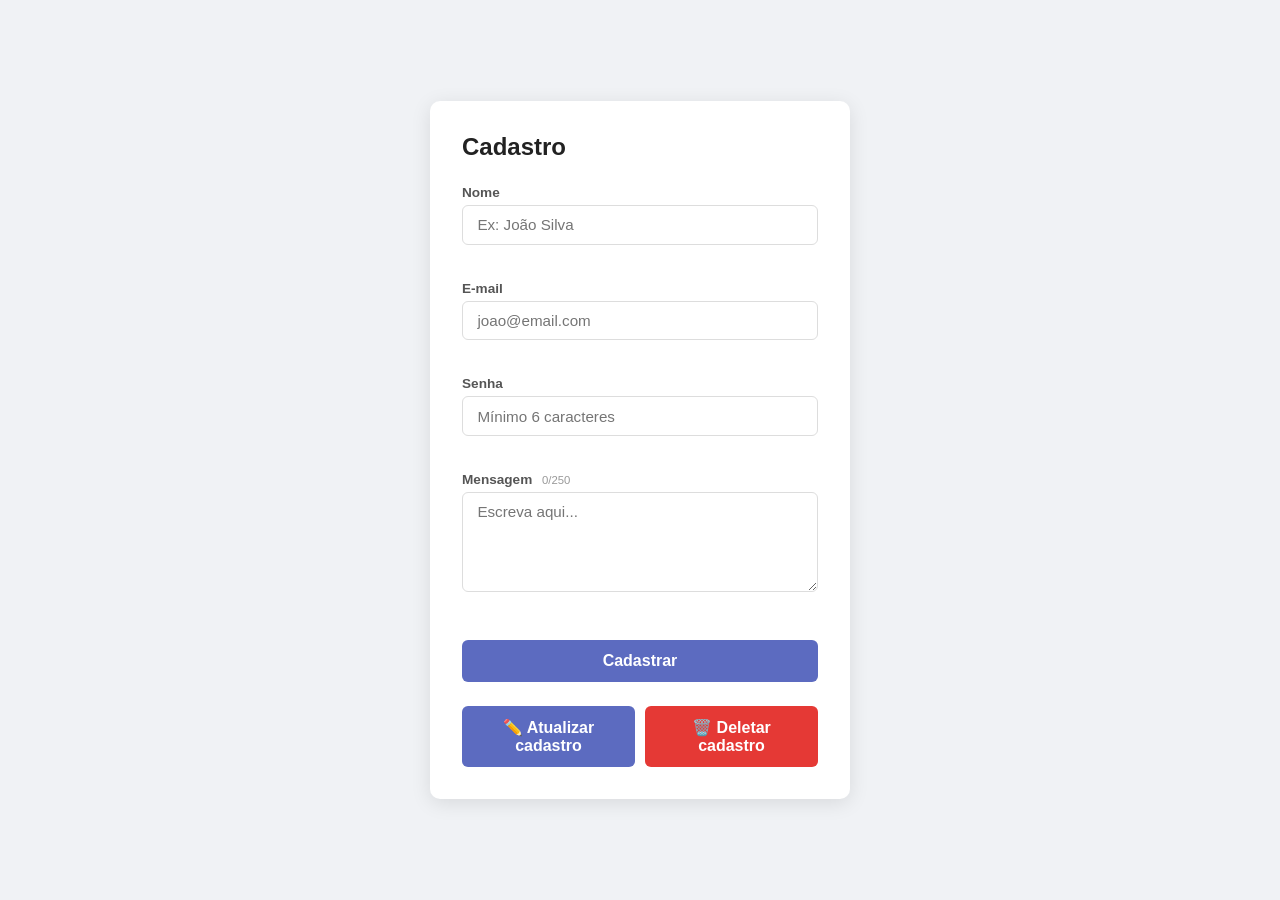
<file: index.html>
<!DOCTYPE html>
<html lang="pt-BR">
<head>
  <meta charset="UTF-8"/>
  <meta name="viewport" content="width=device-width, initial-scale=1.0"/>
  <title>Cadastro</title>
  <link rel="stylesheet" href="css/index.css"/>
</head>
<body>

  <div class="card" id="card-form">
    <h1>Cadastro</h1>

    <form id="form" novalidate>

      <div class="campo" id="campo-nome">
        <label for="nome">Nome</label>
        <input type="text" id="nome" name="nome" placeholder="Ex: João Silva"/>
        <span class="erro" id="erro-nome"></span>
      </div>

      <div class="campo" id="campo-email">
        <label for="email">E-mail</label>
        <input type="email" id="email" name="email" placeholder="joao@email.com"/>
        <span class="erro" id="erro-email"></span>
      </div>

      <div class="campo" id="campo-senha">
        <label for="senha">Senha</label>
        <input type="password" id="senha" name="senha" placeholder="Mínimo 6 caracteres"/>
        <span class="erro" id="erro-senha"></span>
      </div>

      <div class="campo" id="campo-mensagem">
        <label for="mensagem">Mensagem <small id="contador">0/250</small></label>
        <textarea id="mensagem" name="mensagem" maxlength="250" placeholder="Escreva aqui..."></textarea>
        <span class="erro" id="erro-mensagem"></span>
      </div>

      <button type="submit">Cadastrar</button>
    </form>

    <!-- NOVOS BOTÕES -->
    <div style="margin-top: 1rem; display: flex; gap: 10px;">
      <button onclick="window.location.href='update.html'" style="background:#5c6bc0;">
        ✏️ Atualizar cadastro
      </button>

      <button onclick="window.location.href='delete.html'" style="background:#e53935;">
        🗑️ Deletar cadastro
      </button>
    </div>

  </div>

  <div class="card" id="card-sucesso" style="display:none">
    <p class="ok">✅ Cadastro realizado com sucesso!</p>
    <div class="resultado">
      <p><strong>Nome:</strong> <span id="res-nome"></span></p>
      <p><strong>E-mail:</strong> <span id="res-email"></span></p>
      <p><strong>Mensagem:</strong> <span id="res-mensagem"></span></p>
    </div>
    <button id="btn-novo">+ Novo cadastro</button>
  </div>

  <script src="js/script.js"></script>
</body>
</html>
</file>
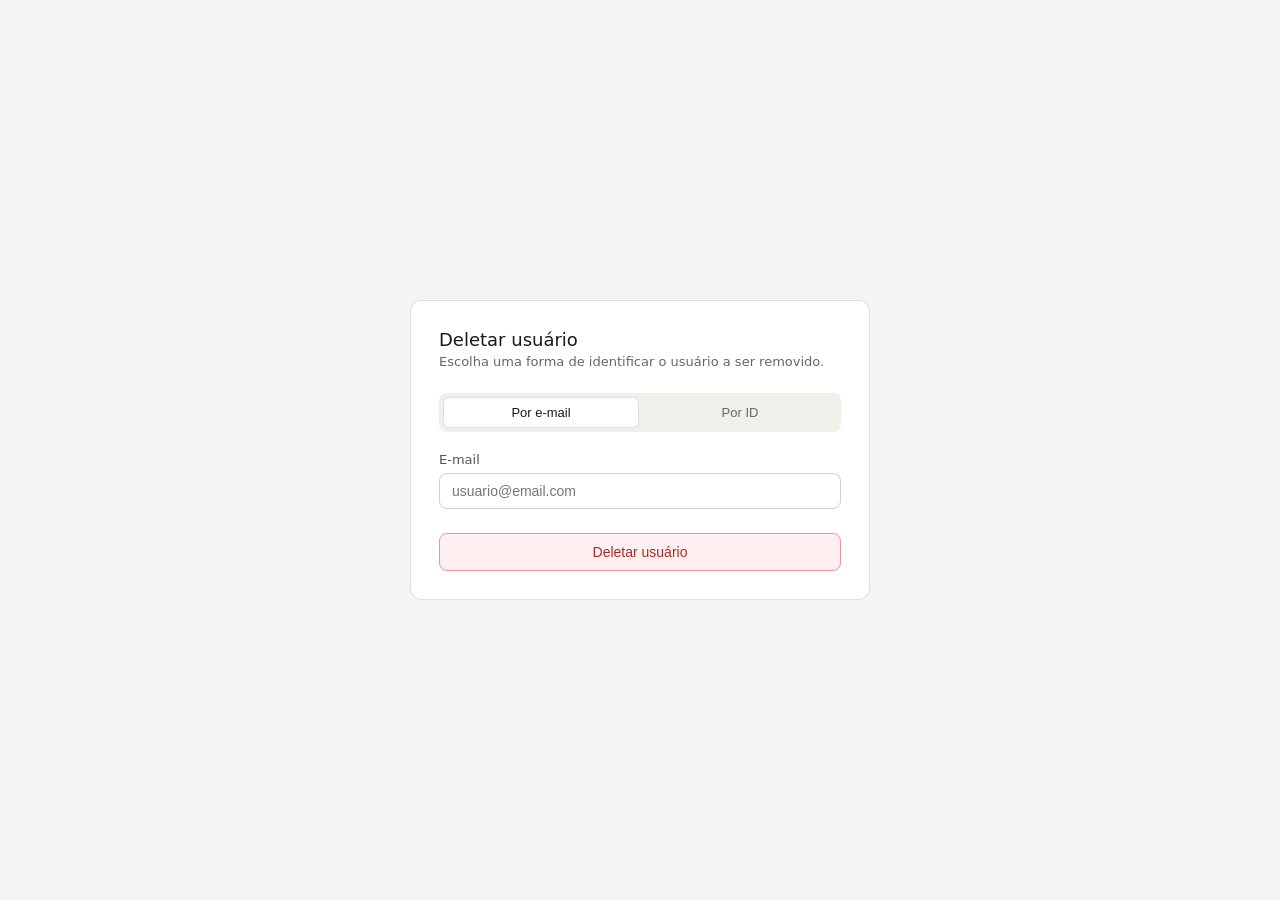
<file: delete.html>
<!DOCTYPE html>
<html lang="pt-BR">
<head>
  <meta charset="UTF-8" />
  <meta name="viewport" content="width=device-width, initial-scale=1.0" />
  <title>Deletar Usuário</title>
 <link rel="stylesheet" href="css/delete.css">
</head>
<body>
  <div class="wrap">

    <div class="card" id="main-form">
      <p class="page-title">Deletar usuário</p>
      <p class="page-sub">Escolha uma forma de identificar o usuário a ser removido.</p>

      <div class="tabs">
        <button class="tab active" onclick="setTab('email', this)">Por e-mail</button>
        <button class="tab" onclick="setTab('id', this)">Por ID</button>
      </div>

      <div id="tab-email">
        <div class="field">
          <label for="inp-email">E-mail</label>
          <input type="email" id="inp-email" placeholder="usuario@email.com" />
        </div>
      </div>

      <div id="tab-id" style="display:none">
        <div class="field">
          <label for="inp-id">ID do usuário</label>
          <input type="number" id="inp-id" placeholder="Ex: 42" min="1" />
        </div>
      </div>

      <button class="btn-delete" onclick="pedirConfirmacao()">Deletar usuário</button>
      <div class="feedback" id="feedback"></div>
    </div>

    <div class="confirm-overlay" id="confirm-overlay">
      <div class="confirm-box">
        <p id="confirm-msg">Tem certeza que deseja deletar este usuário? Esta ação não pode ser desfeita.</p>
        <div class="confirm-actions">
          <button class="btn-cancel" onclick="fecharConfirm()">Cancelar</button>
          <button class="btn-confirm" onclick="executarDelete()">Sim, deletar</button>
        </div>
      </div>
    </div>

  </div>

  <script src="js/delete.js"></script>
</body>
</html>
</file>
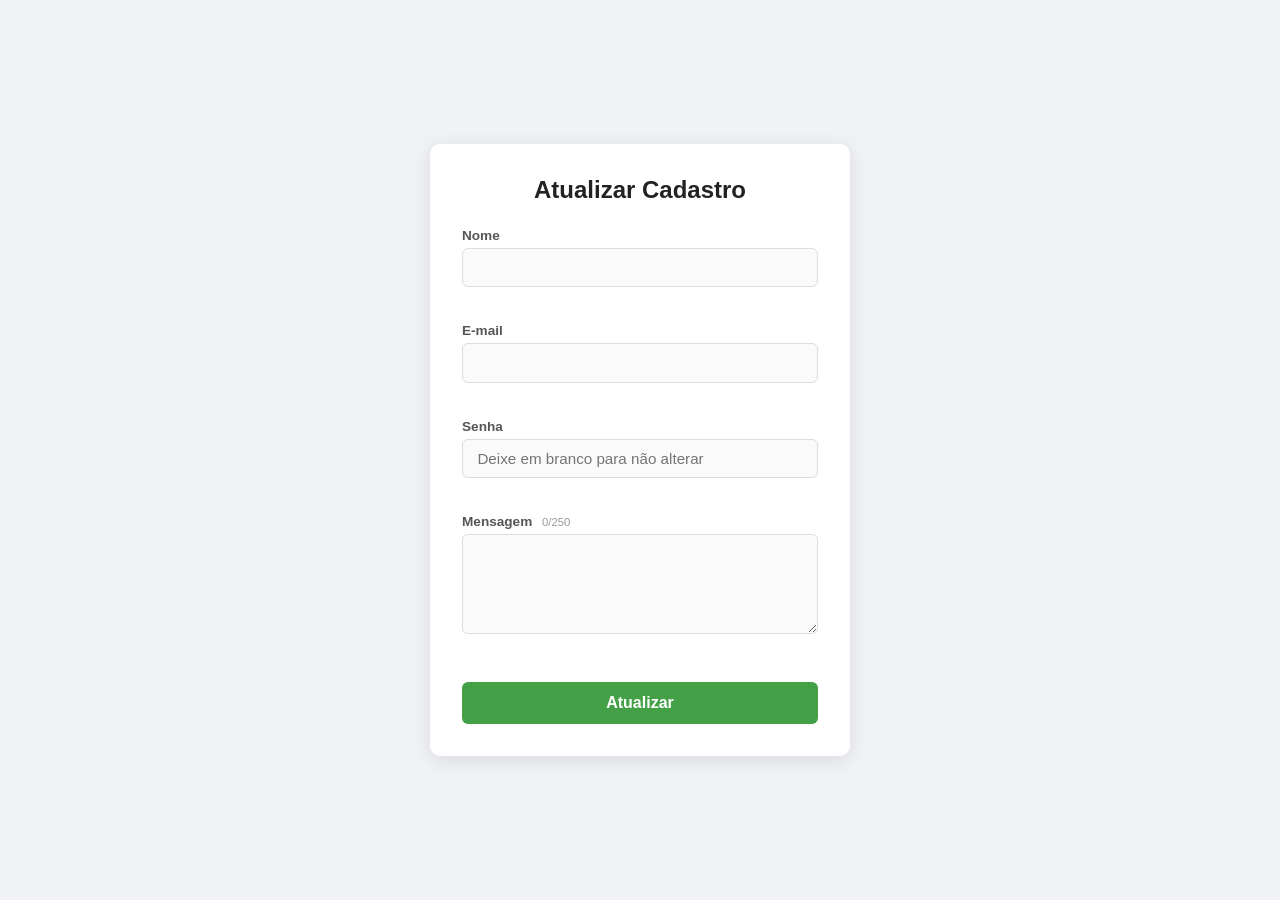
<file: update.html>
<!DOCTYPE html>
<html lang="pt-BR">
<head>
  <meta charset="UTF-8"/>
  <meta name="viewport" content="width=device-width, initial-scale=1.0"/>
  <title>Atualizar Cadastro</title>
  <link rel="stylesheet" href="css/update.css"/>
</head>
<body>

  <div class="card" id="card-form">
    <h1>Atualizar Cadastro</h1>

    <form id="form" novalidate>

      <input type="hidden" id="id" name="id">

      <div class="campo" id="campo-nome">
        <label for="nome">Nome</label>
        <input type="text" id="nome" name="nome"/>
        <span class="erro" id="erro-nome"></span>
      </div>

      <div class="campo" id="campo-email">
        <label for="email">E-mail</label>
        <input type="email" id="email" name="email"/>
        <span class="erro" id="erro-email"></span>
      </div>

      <div class="campo" id="campo-senha">
        <label for="senha">Senha</label>
        <input type="password" id="senha" name="senha" placeholder="Deixe em branco para não alterar"/>
        <span class="erro" id="erro-senha"></span>
      </div>

      <div class="campo" id="campo-mensagem">
        <label for="mensagem">
          Mensagem <small id="contador">0/250</small>
        </label>
        <textarea id="mensagem" name="mensagem" maxlength="250"></textarea>
        <span class="erro" id="erro-mensagem"></span>
      </div>

      <button type="submit">Atualizar</button>
    </form>
  </div>

  <div class="card" id="card-sucesso" style="display:none">
    <p class="ok">✅ Atualizado com sucesso!</p>

    <div class="resultado">
      <p><strong>Nome:</strong> <span id="res-nome"></span></p>
      <p><strong>E-mail:</strong> <span id="res-email"></span></p>
      <p><strong>Mensagem:</strong> <span id="res-mensagem"></span></p>
    </div>

    <button id="btn-voltar">Voltar</button>
  </div>

  <script src="js/update.js"></script>
</body>
</html>
</file>
<file: css/index.css>
* { box-sizing: border-box; margin: 0; padding: 0; }

body {
  font-family: sans-serif;
  background: #f0f2f5;
  display: flex;
  justify-content: center;
  align-items: center;
  min-height: 100vh;
  padding: 1rem;
}

.card {
  background: #fff;
  border-radius: 10px;
  padding: 2rem;
  width: 100%;
  max-width: 420px;
  box-shadow: 0 4px 20px rgba(0,0,0,0.1);
}

h1 {
  margin-bottom: 1.5rem;
  font-size: 1.5rem;
  color: #222;
}

.campo {
  margin-bottom: 1rem;
}

label {
  display: block;
  font-size: 0.85rem;
  font-weight: 600;
  color: #555;
  margin-bottom: 0.3rem;
}

label small {
  font-weight: 400;
  color: #999;
  margin-left: 6px;
}

input, textarea {
  width: 100%;
  padding: 0.65rem 0.9rem;
  border: 1px solid #ddd;
  border-radius: 6px;
  font-size: 0.95rem;
  font-family: sans-serif;
  outline: none;
  transition: border-color 0.2s;
}

input:focus, textarea:focus {
  border-color: #5c6bc0;
}

textarea {
  resize: vertical;
  min-height: 100px;
}

.erro {
  display: block;
  color: #e53935;
  font-size: 0.78rem;
  margin-top: 0.25rem;
  min-height: 1rem;
}

.campo.invalido input,
.campo.invalido textarea {
  border-color: #e53935;
}

button {
  width: 100%;
  padding: 0.75rem;
  margin-top: 0.5rem;
  background: #5c6bc0;
  color: #fff;
  border: none;
  border-radius: 6px;
  font-size: 1rem;
  font-weight: 600;
  cursor: pointer;
  transition: background 0.2s;
}

button:hover { background: #3f51b5; }

.ok {
  font-size: 1.1rem;
  font-weight: 600;
  color: #2e7d32;
  margin-bottom: 1rem;
}

.resultado {
  background: #f5f5f5;
  border-radius: 6px;
  padding: 1rem;
  margin-bottom: 1rem;
  line-height: 2;
  word-break: break-word;
}
</file>
<file: css/delete.css>
*, *::before, *::after { box-sizing: border-box; margin: 0; padding: 0; }

    body {
      font-family: system-ui, -apple-system, sans-serif;
      background: #f4f4f2;
      color: #1a1a18;
      min-height: 100vh;
      display: flex;
      align-items: center;
      justify-content: center;
      padding: 1.5rem;
    }

    .wrap { width: 100%; max-width: 460px; }

    .card {
      background: #fff;
      border: 0.5px solid rgba(0,0,0,0.12);
      border-radius: 12px;
      padding: 1.75rem;
    }

    .page-title { font-size: 18px; font-weight: 500; margin-bottom: 4px; }
    .page-sub { font-size: 13px; color: #666; margin-bottom: 1.5rem; }

    .tabs {
      display: flex;
      gap: 4px;
      background: #f0efea;
      border-radius: 8px;
      padding: 4px;
      margin-bottom: 1.25rem;
    }

    .tab {
      flex: 1;
      padding: 7px;
      border: none;
      background: transparent;
      border-radius: 6px;
      font-size: 13px;
      color: #666;
      cursor: pointer;
      transition: all 0.15s;
    }

    .tab.active {
      background: #fff;
      color: #1a1a18;
      font-weight: 500;
      border: 0.5px solid rgba(0,0,0,0.12);
    }

    .field { margin-bottom: 1rem; }

    .field label {
      display: block;
      font-size: 13px;
      color: #555;
      margin-bottom: 6px;
    }

    .field input {
      width: 100%;
      padding: 9px 12px;
      font-size: 14px;
      border: 0.5px solid rgba(0,0,0,0.18);
      border-radius: 8px;
      outline: none;
      background: #fff;
      color: #1a1a18;
      transition: border-color 0.15s;
    }

    .field input:focus { border-color: rgba(0,0,0,0.4); }

    .btn-delete {
      width: 100%;
      margin-top: 0.5rem;
      padding: 10px;
      background: #fef0f0;
      color: #a32d2d;
      border: 0.5px solid #f09595;
      border-radius: 8px;
      font-size: 14px;
      font-weight: 500;
      cursor: pointer;
      transition: opacity 0.15s;
    }

    .btn-delete:hover { opacity: 0.8; }

    .feedback {
      margin-top: 1rem;
      padding: 10px 12px;
      border-radius: 8px;
      font-size: 13px;
      display: none;
    }

    .feedback.ok {
      display: block;
      background: #eaf3de;
      color: #3b6d11;
      border: 0.5px solid #97c459;
    }

    .feedback.err {
      display: block;
      background: #fef0f0;
      color: #a32d2d;
      border: 0.5px solid #f09595;
    }

    .confirm-overlay {
      display: none;
      min-height: 200px;
      align-items: center;
      justify-content: center;
      background: rgba(0,0,0,0.45);
      border-radius: 12px;
      padding: 1rem;
    }

    .confirm-overlay.show { display: flex; }

    .confirm-box {
      background: #fff;
      border: 0.5px solid rgba(0,0,0,0.12);
      border-radius: 12px;
      padding: 1.25rem;
      max-width: 300px;
      width: 100%;
      text-align: center;
    }

    .confirm-box p { font-size: 14px; color: #1a1a18; margin-bottom: 1rem; line-height: 1.5; }

    .confirm-actions { display: flex; gap: 8px; }

    .confirm-actions button {
      flex: 1;
      padding: 8px;
      border-radius: 8px;
      font-size: 13px;
      font-weight: 500;
      cursor: pointer;
      transition: opacity 0.15s;
    }

    .confirm-actions button:hover { opacity: 0.8; }

    .btn-cancel {
      background: #f0efea;
      color: #555;
      border: 0.5px solid rgba(0,0,0,0.12);
    }

    .btn-confirm {
      background: #fef0f0;
      color: #a32d2d;
      border: 0.5px solid #f09595;
    }
</file>
<file: css/update.css>
* { box-sizing: border-box; margin: 0; padding: 0; }

body {
  font-family: sans-serif;
  background: #f0f2f5;
  display: flex;
  justify-content: center;
  align-items: center;
  min-height: 100vh;
  padding: 1rem;
}

.card {
  background: #fff;
  border-radius: 10px;
  padding: 2rem;
  width: 100%;
  max-width: 420px;
  box-shadow: 0 4px 20px rgba(0,0,0,0.1);
  animation: fadeIn 0.3s ease;
}

h1 {
  margin-bottom: 1.5rem;
  font-size: 1.5rem;
  color: #222;
  text-align: center;
}

/* Campos */
.campo {
  margin-bottom: 1rem;
}

label {
  display: block;
  font-size: 0.85rem;
  font-weight: 600;
  color: #555;
  margin-bottom: 0.3rem;
}

label small {
  font-weight: 400;
  color: #999;
  margin-left: 6px;
}

input, textarea {
  width: 100%;
  padding: 0.65rem 0.9rem;
  border: 1px solid #ddd;
  border-radius: 6px;
  font-size: 0.95rem;
  font-family: sans-serif;
  outline: none;
  transition: all 0.2s;
  background: #fafafa;
}

input:focus, textarea:focus {
  border-color: #5c6bc0;
  background: #fff;
}

/* Campo ID oculto (segurança visual) */
input[type="hidden"] {
  display: none;
}

textarea {
  resize: vertical;
  min-height: 100px;
}

/* Erros */
.erro {
  display: block;
  color: #e53935;
  font-size: 0.78rem;
  margin-top: 0.25rem;
  min-height: 1rem;
}

.campo.invalido input,
.campo.invalido textarea {
  border-color: #e53935;
  background: #fff5f5;
}

/* Sucesso (campo válido opcional) */
.campo.valido input,
.campo.valido textarea {
  border-color: #43a047;
}

/* Botão principal (Atualizar) */
button {
  width: 100%;
  padding: 0.75rem;
  margin-top: 0.5rem;
  background: #43a047; /* verde para diferenciar de cadastro */
  color: #fff;
  border: none;
  border-radius: 6px;
  font-size: 1rem;
  font-weight: 600;
  cursor: pointer;
  transition: all 0.2s;
}

button:hover {
  background: #2e7d32;
  transform: translateY(-1px);
}

/* Botão secundário (voltar) */
#btn-voltar {
  background: #777;
}

#btn-voltar:hover {
  background: #555;
}

/* Card de sucesso */
.ok {
  font-size: 1.1rem;
  font-weight: 600;
  color: #2e7d32;
  margin-bottom: 1rem;
  text-align: center;
}

.resultado {
  background: #f5f5f5;
  border-radius: 6px;
  padding: 1rem;
  margin-bottom: 1rem;
  line-height: 1.8;
  word-break: break-word;
}

/* Animação suave */
@keyframes fadeIn {
  from {
    opacity: 0;
    transform: translateY(10px);
  }
  to {
    opacity: 1;
    transform: translateY(0);
  }
}
</file>
